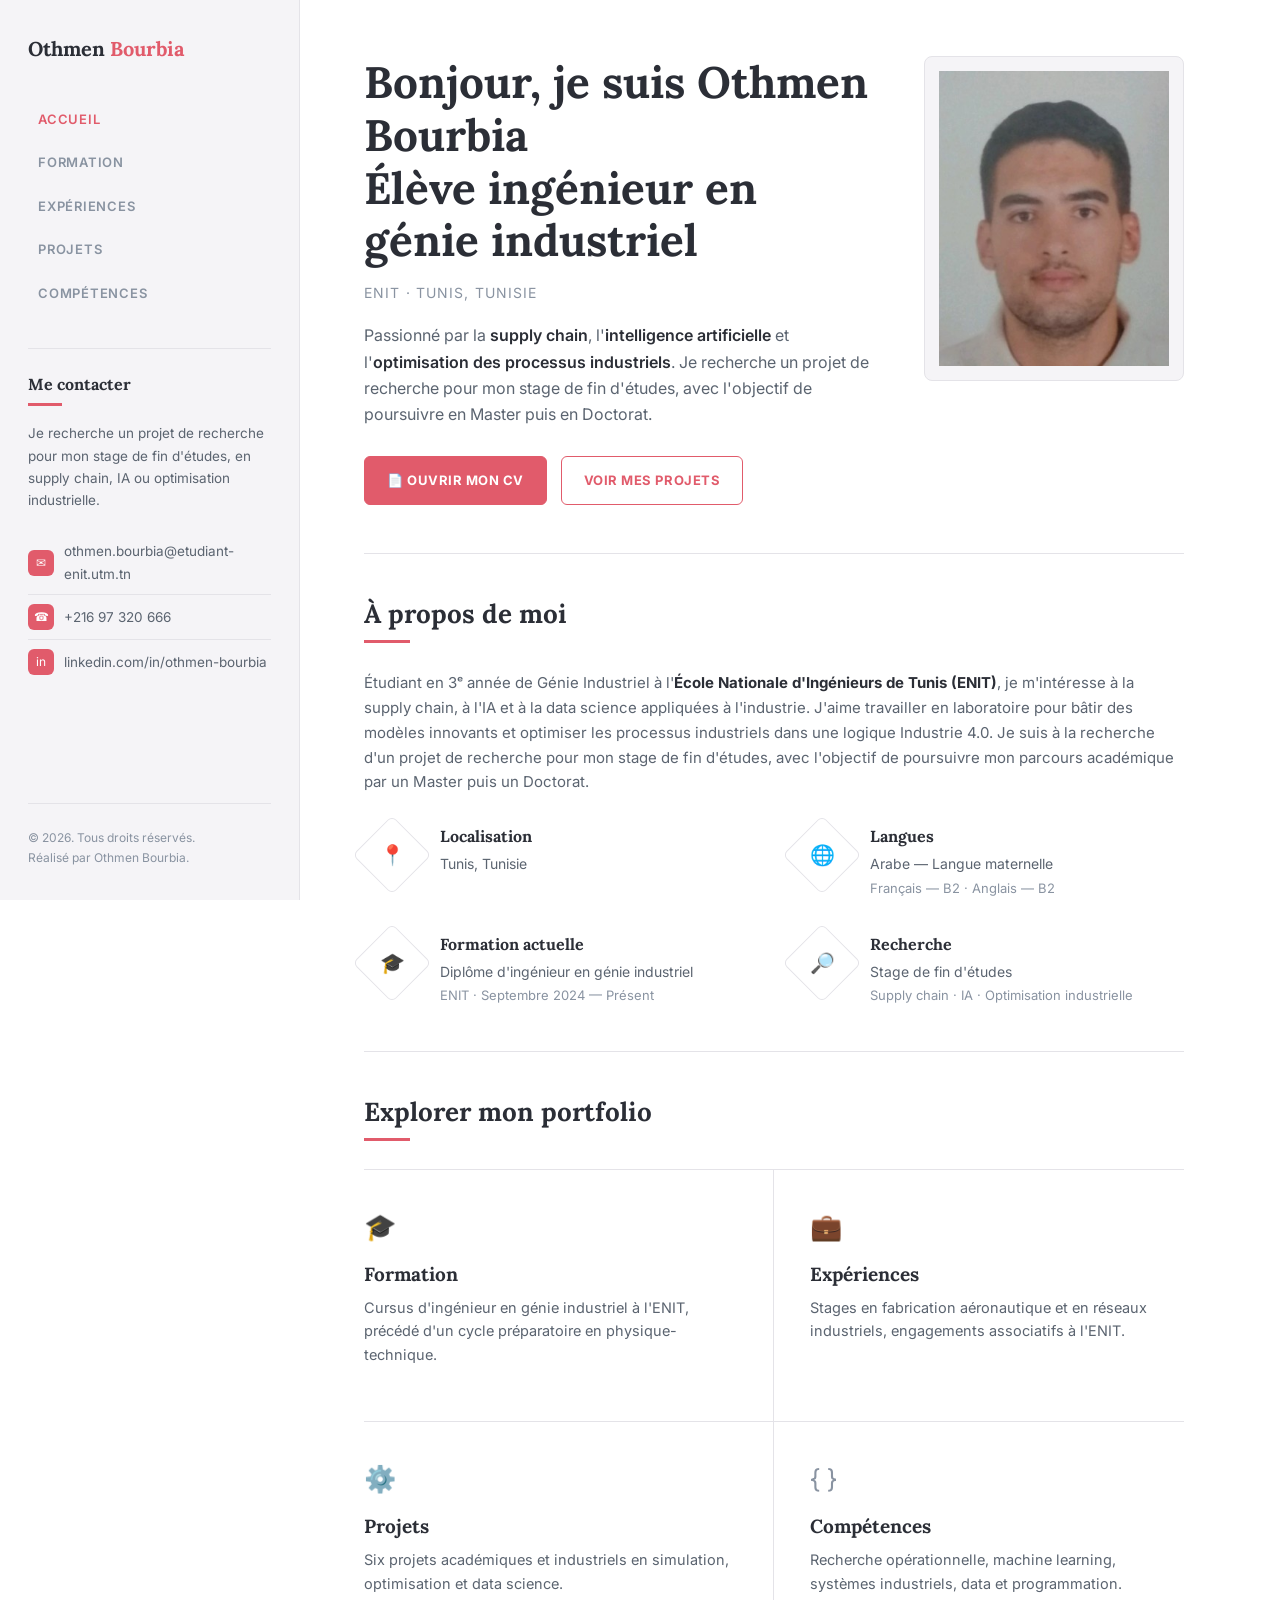
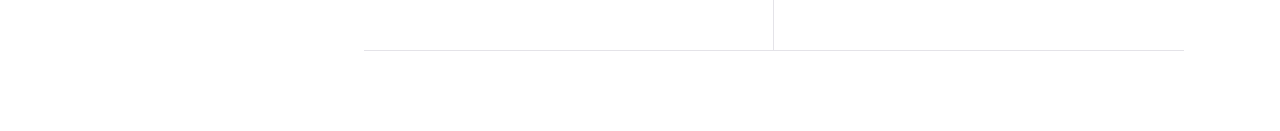
<file: index.html>
<!DOCTYPE html>
<html lang="fr">
<head>
<meta charset="UTF-8">
<meta name="viewport" content="width=device-width, initial-scale=1">
<title>Othmen Bourbia — Portfolio en génie industriel</title>
<meta name="description" content="Othmen Bourbia, élève ingénieur en génie industriel à l'ENIT — supply chain, IA appliquée à l'industrie et Industrie 4.0.">
<link rel="preconnect" href="https://fonts.googleapis.com">
<link href="https://fonts.googleapis.com/css2?family=Lora:wght@600;700&family=Inter:wght@400;500;600;700&display=swap" rel="stylesheet">
<link rel="stylesheet" href="style.css">
</head>
<body>
<div class="layout">

  <aside class="sidebar">
    <div class="logo">
      Othmen <span>Bourbia</span>
      <button class="nav-toggle" aria-label="Ouvrir le menu">☰</button>
    </div>
    <nav>
      <ul>
        <li><a href="index.html" class="active">Accueil</a></li>
        <li><a href="formation.html">Formation</a></li>
        <li><a href="experiences.html">Expériences</a></li>
        <li><a href="projets.html">Projets</a></li>
        <li><a href="competences.html">Compétences</a></li>
      </ul>
    </nav>
    <hr>
    <div class="contact-block">
      <h4>Me contacter</h4>
      <p class="desc">Je recherche un projet de recherche pour mon stage de fin d'études, en supply chain, IA ou optimisation industrielle.</p>
      <div class="contact-item">
        <span class="ic">✉</span>
        <a href="mailto:othmen.bourbia@etudiant-enit.utm.tn">othmen.bourbia@etudiant-enit.utm.tn</a>
      </div>
      <div class="contact-item">
        <span class="ic">☎</span>
        <a href="tel:+21697320666">+216 97 320 666</a>
      </div>
      <div class="contact-item">
        <span class="ic">in</span>
        <a href="https://www.linkedin.com/in/othmen-bourbia" target="_blank" rel="noopener">linkedin.com/in/othmen-bourbia</a>
      </div>
    </div>
    <div class="copyright">© 2026. Tous droits réservés.<br>Réalisé par Othmen Bourbia.</div>
  </aside>

  <main class="main">
    <div class="main-inner">

      <section class="hero">
        <div>
          <h1>Bonjour, je suis Othmen Bourbia<br>Élève ingénieur en génie industriel</h1>
          <p class="kicker" style="margin-top:6px;">ENIT · TUNIS, TUNISIE</p>
          <p class="lead">Passionné par la <b>supply chain</b>, l'<b>intelligence artificielle</b> et l'<b>optimisation des processus industriels</b>. Je recherche un projet de recherche pour mon stage de fin d'études, avec l'objectif de poursuivre en Master puis en Doctorat.</p>
          <div class="cta-row">
            <a class="btn btn-solid" href="assets/cv/othmen-bourbia-cv.pdf" target="_blank" rel="noopener">📄 Ouvrir mon CV</a>
            <a class="btn" href="projets.html">Voir mes projets</a>
          </div>
        </div>
        <div class="hero-photo">
          <img src="assets/images/photo.jpg" alt="Photo d'Othmen Bourbia" onerror="this.parentElement.innerHTML='Ajoutez votre photo ici&#10;(assets/images/photo.jpg)'">
        </div>
      </section>

      <hr class="rule">

      <section>
        <div class="section-title">
          <h2>À propos de moi</h2>
        </div>
        <p style="font-size:15px; margin-bottom:32px;">Étudiant en 3ᵉ année de Génie Industriel à l'<b style="color:var(--ink)">École Nationale d'Ingénieurs de Tunis (ENIT)</b>, je m'intéresse à la supply chain, à l'IA et à la data science appliquées à l'industrie. J'aime travailler en laboratoire pour bâtir des modèles innovants et optimiser les processus industriels dans une logique Industrie 4.0. Je suis à la recherche d'un projet de recherche pour mon stage de fin d'études, avec l'objectif de poursuivre mon parcours académique par un Master puis un Doctorat.</p>

        <div class="info-grid">
          <div class="info-item">
            <div class="diamond"><span class="diamond-ic">📍</span></div>
            <div>
              <h4>Localisation</h4>
              <p>Tunis, Tunisie</p>
            </div>
          </div>
          <div class="info-item">
            <div class="diamond"><span class="diamond-ic">🌐</span></div>
            <div>
              <h4>Langues</h4>
              <p>Arabe — Langue maternelle</p>
              <p class="sub">Français — B2 · Anglais — B2</p>
            </div>
          </div>
          <div class="info-item">
            <div class="diamond"><span class="diamond-ic">🎓</span></div>
            <div>
              <h4>Formation actuelle</h4>
              <p>Diplôme d'ingénieur en génie industriel</p>
              <p class="sub">ENIT · Septembre 2024 — Présent</p>
            </div>
          </div>
          <div class="info-item">
            <div class="diamond"><span class="diamond-ic">🔎</span></div>
            <div>
              <h4>Recherche</h4>
              <p>Stage de fin d'études</p>
              <p class="sub">Supply chain · IA · Optimisation industrielle</p>
            </div>
          </div>
        </div>
      </section>

      <hr class="rule">

      <section>
        <div class="section-title">
          <h2>Explorer mon portfolio</h2>
        </div>
        <div class="explore-grid">
          <a class="explore-item" href="formation.html">
            <span class="glyph">🎓</span>
            <h3>Formation</h3>
            <p>Cursus d'ingénieur en génie industriel à l'ENIT, précédé d'un cycle préparatoire en physique-technique.</p>
          </a>
          <a class="explore-item" href="experiences.html">
            <span class="glyph">💼</span>
            <h3>Expériences</h3>
            <p>Stages en fabrication aéronautique et en réseaux industriels, engagements associatifs à l'ENIT.</p>
          </a>
          <a class="explore-item" href="projets.html">
            <span class="glyph">⚙️</span>
            <h3>Projets</h3>
            <p>Six projets académiques et industriels en simulation, optimisation et data science.</p>
          </a>
          <a class="explore-item" href="competences.html">
            <span class="glyph">{ }</span>
            <h3>Compétences</h3>
            <p>Recherche opérationnelle, machine learning, systèmes industriels, data et programmation.</p>
          </a>
        </div>
      </section>

    </div>
  </main>

</div>
<script src="script.js"></script>
</body>
</html>
</file>
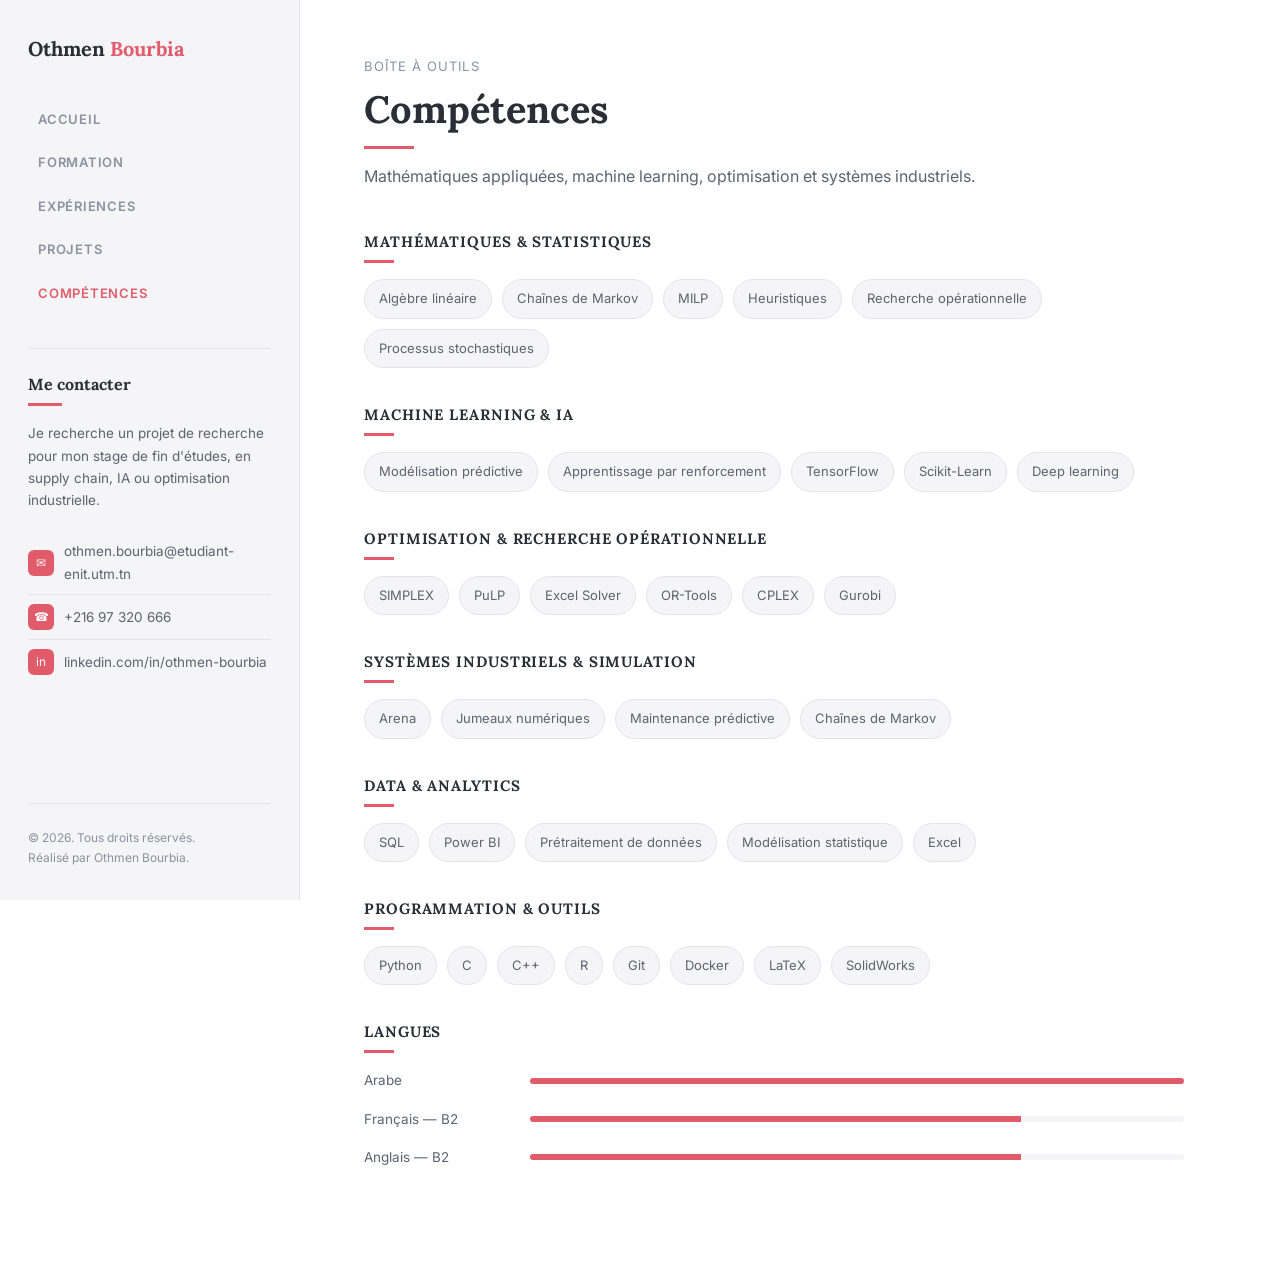
<file: competences.html>
<!DOCTYPE html>
<html lang="fr">
<head>
<meta charset="UTF-8">
<meta name="viewport" content="width=device-width, initial-scale=1">
<title>Compétences — Othmen Bourbia</title>
<link href="https://fonts.googleapis.com/css2?family=Lora:wght@600;700&family=Inter:wght@400;500;600;700&display=swap" rel="stylesheet">
<link rel="stylesheet" href="style.css">
</head>
<body>
<div class="layout">

  <aside class="sidebar">
    <div class="logo">
      Othmen <span>Bourbia</span>
      <button class="nav-toggle" aria-label="Ouvrir le menu">☰</button>
    </div>
    <nav>
      <ul>
        <li><a href="index.html">Accueil</a></li>
        <li><a href="formation.html">Formation</a></li>
        <li><a href="experiences.html">Expériences</a></li>
        <li><a href="projets.html">Projets</a></li>
        <li><a href="competences.html" class="active">Compétences</a></li>
      </ul>
    </nav>
    <hr>
    <div class="contact-block">
      <h4>Me contacter</h4>
      <p class="desc">Je recherche un projet de recherche pour mon stage de fin d'études, en supply chain, IA ou optimisation industrielle.</p>
      <div class="contact-item">
        <span class="ic">✉</span>
        <a href="mailto:othmen.bourbia@etudiant-enit.utm.tn">othmen.bourbia@etudiant-enit.utm.tn</a>
      </div>
      <div class="contact-item">
        <span class="ic">☎</span>
        <a href="tel:+21697320666">+216 97 320 666</a>
      </div>
      <div class="contact-item">
        <span class="ic">in</span>
        <a href="https://www.linkedin.com/in/othmen-bourbia" target="_blank" rel="noopener">linkedin.com/in/othmen-bourbia</a>
      </div>
    </div>
    <div class="copyright">© 2026. Tous droits réservés.<br>Réalisé par Othmen Bourbia.</div>
  </aside>

  <main class="main">
    <div class="main-inner">

      <div class="page-title">
        <p class="kicker">Boîte à outils</p>
        <h1>Compétences</h1>
        <p>Mathématiques appliquées, machine learning, optimisation et systèmes industriels.</p>
      </div>

      <div class="skill-block">
        <h4>Mathématiques &amp; statistiques</h4>
        <div class="pill-row">
          <span class="pill">Algèbre linéaire</span>
          <span class="pill">Chaînes de Markov</span>
          <span class="pill">MILP</span>
          <span class="pill">Heuristiques</span>
          <span class="pill">Recherche opérationnelle</span>
          <span class="pill">Processus stochastiques</span>
        </div>
      </div>

      <div class="skill-block">
        <h4>Machine learning &amp; IA</h4>
        <div class="pill-row">
          <span class="pill">Modélisation prédictive</span>
          <span class="pill">Apprentissage par renforcement</span>
          <span class="pill">TensorFlow</span>
          <span class="pill">Scikit-Learn</span>
          <span class="pill">Deep learning</span>
        </div>
      </div>

      <div class="skill-block">
        <h4>Optimisation &amp; recherche opérationnelle</h4>
        <div class="pill-row">
          <span class="pill">SIMPLEX</span>
          <span class="pill">PuLP</span>
          <span class="pill">Excel Solver</span>
          <span class="pill">OR-Tools</span>
          <span class="pill">CPLEX</span>
          <span class="pill">Gurobi</span>
        </div>
      </div>

      <div class="skill-block">
        <h4>Systèmes industriels &amp; simulation</h4>
        <div class="pill-row">
          <span class="pill">Arena</span>
          <span class="pill">Jumeaux numériques</span>
          <span class="pill">Maintenance prédictive</span>
          <span class="pill">Chaînes de Markov</span>
        </div>
      </div>

      <div class="skill-block">
        <h4>Data &amp; analytics</h4>
        <div class="pill-row">
          <span class="pill">SQL</span>
          <span class="pill">Power BI</span>
          <span class="pill">Prétraitement de données</span>
          <span class="pill">Modélisation statistique</span>
          <span class="pill">Excel</span>
        </div>
      </div>

      <div class="skill-block">
        <h4>Programmation &amp; outils</h4>
        <div class="pill-row">
          <span class="pill">Python</span>
          <span class="pill">C</span>
          <span class="pill">C++</span>
          <span class="pill">R</span>
          <span class="pill">Git</span>
          <span class="pill">Docker</span>
          <span class="pill">LaTeX</span>
          <span class="pill">SolidWorks</span>
        </div>
      </div>

      <div class="skill-block">
        <h4>Langues</h4>
        <div class="skill-meter">
          <div class="meter-row">
            <span class="label">Arabe</span>
            <div class="meter-track"><div class="meter-fill" style="width:100%"></div></div>
          </div>
          <div class="meter-row">
            <span class="label">Français — B2</span>
            <div class="meter-track"><div class="meter-fill" style="width:75%"></div></div>
          </div>
          <div class="meter-row">
            <span class="label">Anglais — B2</span>
            <div class="meter-track"><div class="meter-fill" style="width:75%"></div></div>
          </div>
        </div>
      </div>

    </div>
  </main>

</div>
<script src="script.js"></script>
</body>
</html>
</file>
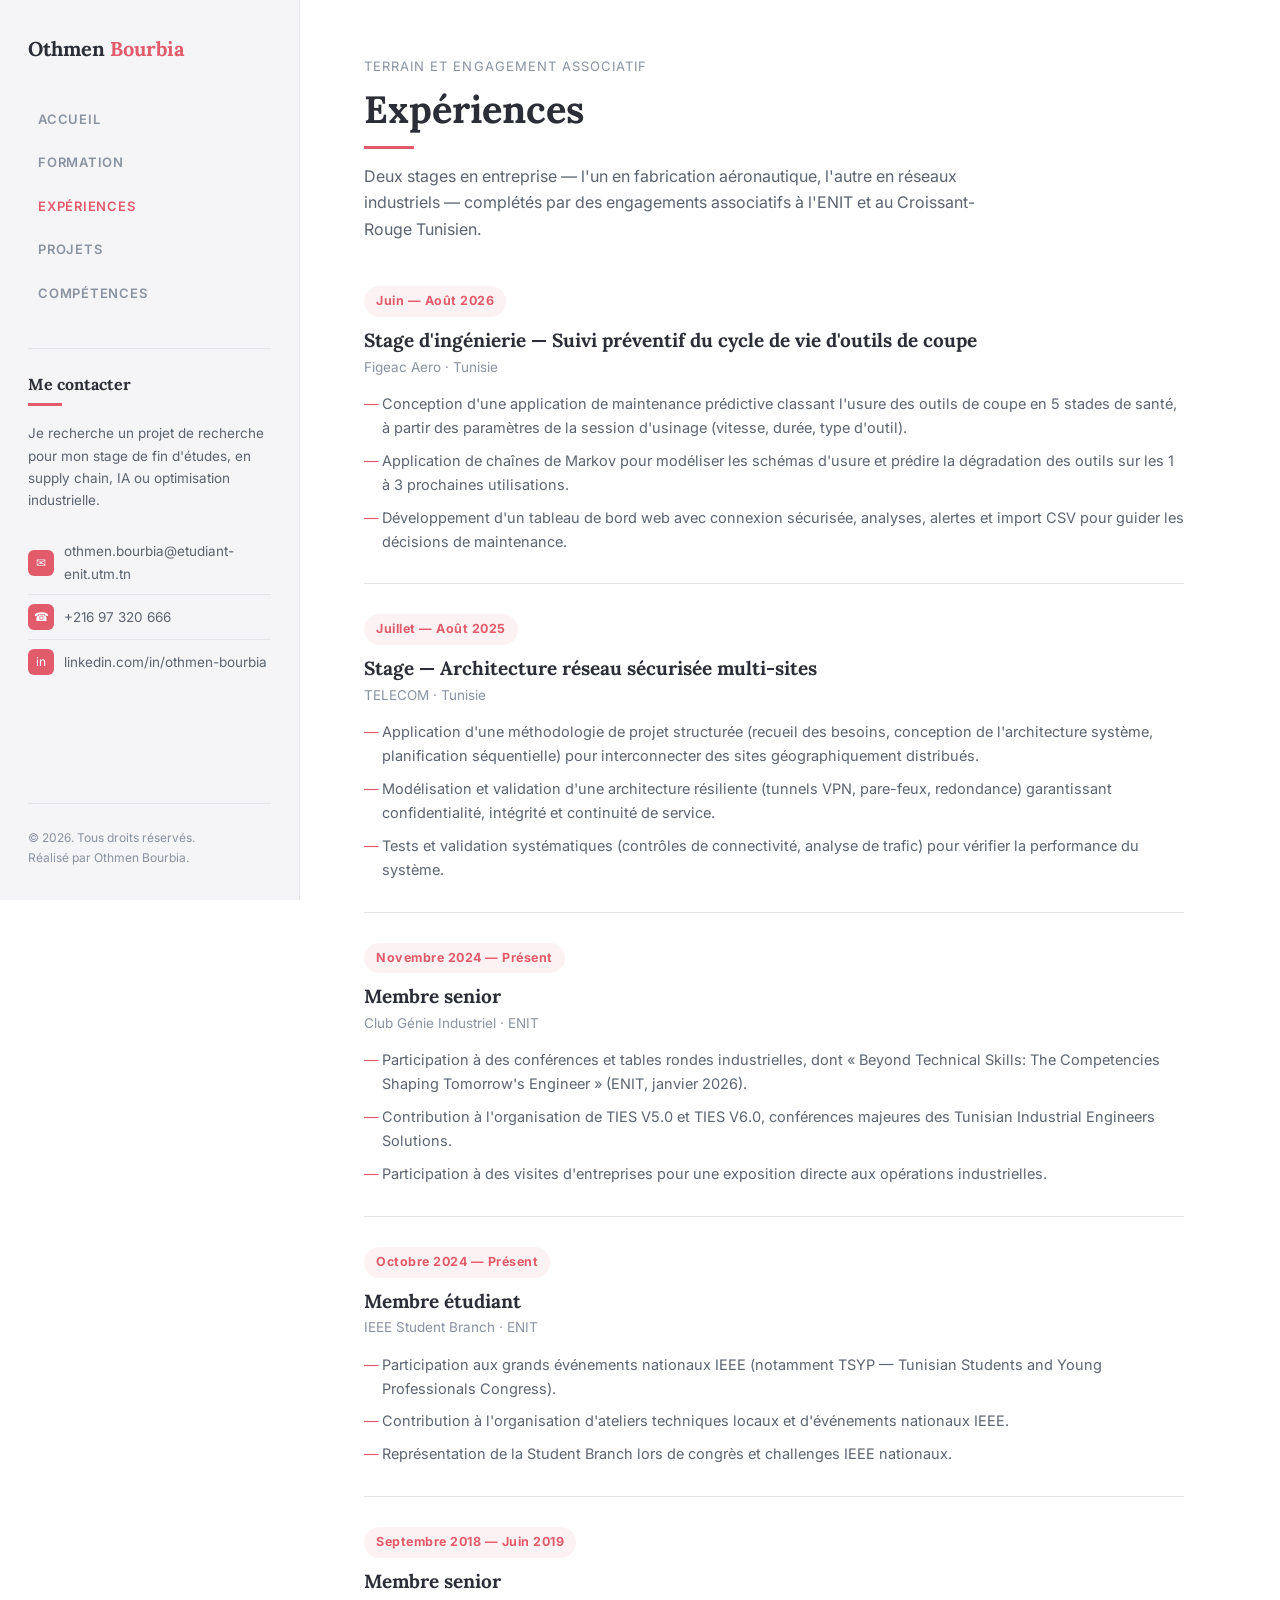
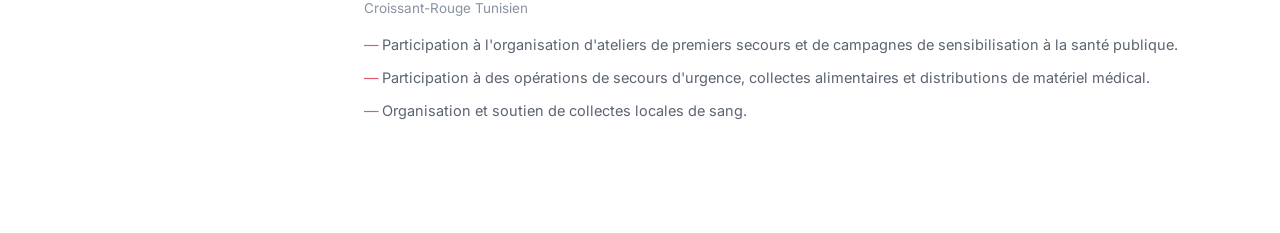
<file: experiences.html>
<!DOCTYPE html>
<html lang="fr">
<head>
<meta charset="UTF-8">
<meta name="viewport" content="width=device-width, initial-scale=1">
<title>Expériences — Othmen Bourbia</title>
<link href="https://fonts.googleapis.com/css2?family=Lora:wght@600;700&family=Inter:wght@400;500;600;700&display=swap" rel="stylesheet">
<link rel="stylesheet" href="style.css">
</head>
<body>
<div class="layout">

  <aside class="sidebar">
    <div class="logo">
      Othmen <span>Bourbia</span>
      <button class="nav-toggle" aria-label="Ouvrir le menu">☰</button>
    </div>
    <nav>
      <ul>
        <li><a href="index.html">Accueil</a></li>
        <li><a href="formation.html">Formation</a></li>
        <li><a href="experiences.html" class="active">Expériences</a></li>
        <li><a href="projets.html">Projets</a></li>
        <li><a href="competences.html">Compétences</a></li>
      </ul>
    </nav>
    <hr>
    <div class="contact-block">
      <h4>Me contacter</h4>
      <p class="desc">Je recherche un projet de recherche pour mon stage de fin d'études, en supply chain, IA ou optimisation industrielle.</p>
      <div class="contact-item">
        <span class="ic">✉</span>
        <a href="mailto:othmen.bourbia@etudiant-enit.utm.tn">othmen.bourbia@etudiant-enit.utm.tn</a>
      </div>
      <div class="contact-item">
        <span class="ic">☎</span>
        <a href="tel:+21697320666">+216 97 320 666</a>
      </div>
      <div class="contact-item">
        <span class="ic">in</span>
        <a href="https://www.linkedin.com/in/othmen-bourbia" target="_blank" rel="noopener">linkedin.com/in/othmen-bourbia</a>
      </div>
    </div>
    <div class="copyright">© 2026. Tous droits réservés.<br>Réalisé par Othmen Bourbia.</div>
  </aside>

  <main class="main">
    <div class="main-inner">

      <div class="page-title">
        <p class="kicker">Terrain et engagement associatif</p>
        <h1>Expériences</h1>
        <p>Deux stages en entreprise — l'un en fabrication aéronautique, l'autre en réseaux industriels — complétés par des engagements associatifs à l'ENIT et au Croissant-Rouge Tunisien.</p>
      </div>

      <div class="timeline">

        <div class="tl-item">
          <span class="tl-date">Juin — Août 2026</span>
          <h3>Stage d'ingénierie — Suivi préventif du cycle de vie d'outils de coupe</h3>
          <span class="tl-org">Figeac Aero · Tunisie</span>
          <ul>
            <li>Conception d'une application de maintenance prédictive classant l'usure des outils de coupe en 5 stades de santé, à partir des paramètres de la session d'usinage (vitesse, durée, type d'outil).</li>
            <li>Application de chaînes de Markov pour modéliser les schémas d'usure et prédire la dégradation des outils sur les 1 à 3 prochaines utilisations.</li>
            <li>Développement d'un tableau de bord web avec connexion sécurisée, analyses, alertes et import CSV pour guider les décisions de maintenance.</li>
          </ul>
        </div>

        <div class="tl-item">
          <span class="tl-date">Juillet — Août 2025</span>
          <h3>Stage — Architecture réseau sécurisée multi-sites</h3>
          <span class="tl-org">TELECOM · Tunisie</span>
          <ul>
            <li>Application d'une méthodologie de projet structurée (recueil des besoins, conception de l'architecture système, planification séquentielle) pour interconnecter des sites géographiquement distribués.</li>
            <li>Modélisation et validation d'une architecture résiliente (tunnels VPN, pare-feux, redondance) garantissant confidentialité, intégrité et continuité de service.</li>
            <li>Tests et validation systématiques (contrôles de connectivité, analyse de trafic) pour vérifier la performance du système.</li>
          </ul>
        </div>

        <div class="tl-item">
          <span class="tl-date">Novembre 2024 — Présent</span>
          <h3>Membre senior</h3>
          <span class="tl-org">Club Génie Industriel · ENIT</span>
          <ul>
            <li>Participation à des conférences et tables rondes industrielles, dont « Beyond Technical Skills: The Competencies Shaping Tomorrow's Engineer » (ENIT, janvier 2026).</li>
            <li>Contribution à l'organisation de TIES V5.0 et TIES V6.0, conférences majeures des Tunisian Industrial Engineers Solutions.</li>
            <li>Participation à des visites d'entreprises pour une exposition directe aux opérations industrielles.</li>
          </ul>
        </div>

        <div class="tl-item">
          <span class="tl-date">Octobre 2024 — Présent</span>
          <h3>Membre étudiant</h3>
          <span class="tl-org">IEEE Student Branch · ENIT</span>
          <ul>
            <li>Participation aux grands événements nationaux IEEE (notamment TSYP — Tunisian Students and Young Professionals Congress).</li>
            <li>Contribution à l'organisation d'ateliers techniques locaux et d'événements nationaux IEEE.</li>
            <li>Représentation de la Student Branch lors de congrès et challenges IEEE nationaux.</li>
          </ul>
        </div>

        <div class="tl-item">
          <span class="tl-date">Septembre 2018 — Juin 2019</span>
          <h3>Membre senior</h3>
          <span class="tl-org">Croissant-Rouge Tunisien</span>
          <ul>
            <li>Participation à l'organisation d'ateliers de premiers secours et de campagnes de sensibilisation à la santé publique.</li>
            <li>Participation à des opérations de secours d'urgence, collectes alimentaires et distributions de matériel médical.</li>
            <li>Organisation et soutien de collectes locales de sang.</li>
          </ul>
        </div>

      </div>

    </div>
  </main>

</div>
<script src="script.js"></script>
</body>
</html>
</file>
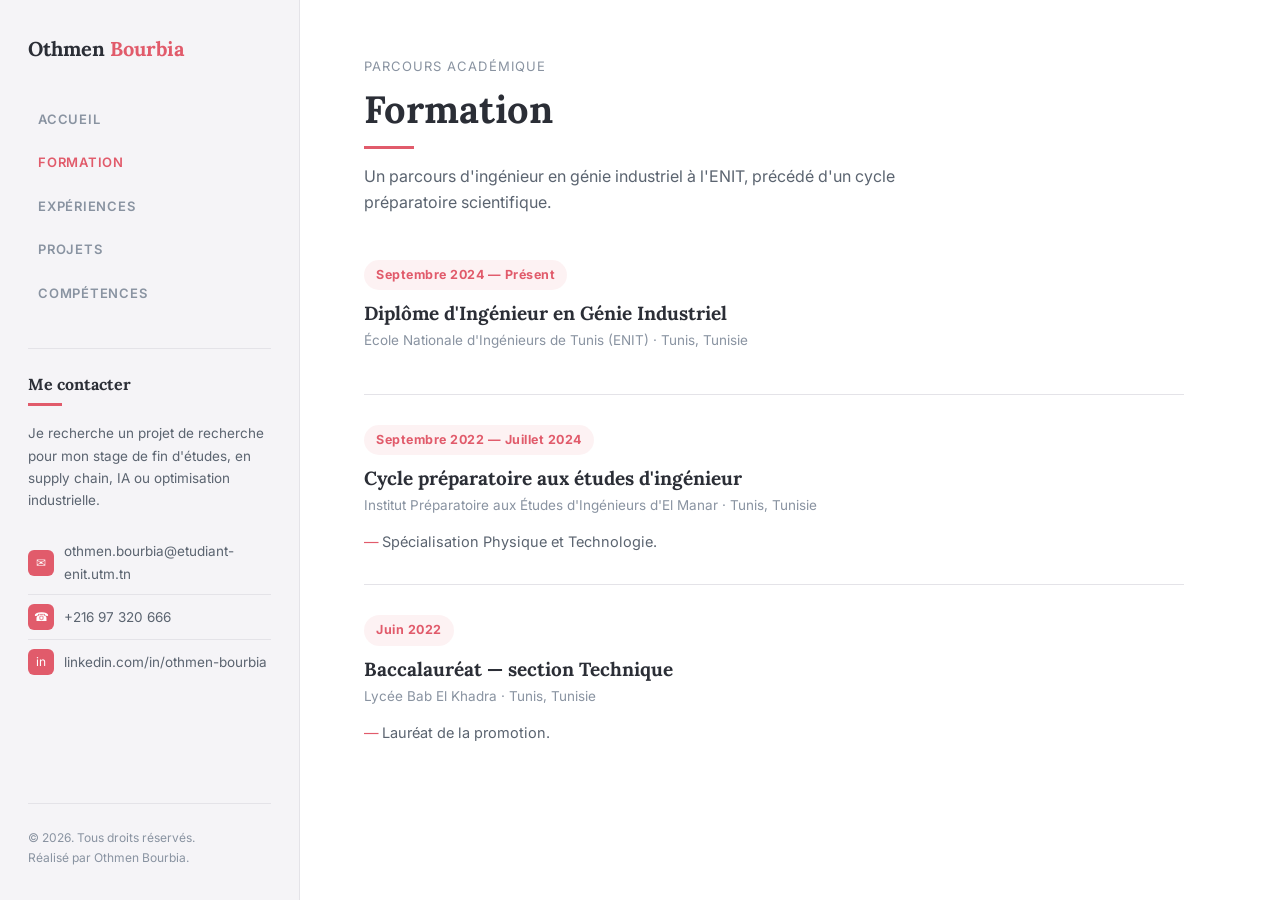
<file: formation.html>
<!DOCTYPE html>
<html lang="fr">
<head>
<meta charset="UTF-8">
<meta name="viewport" content="width=device-width, initial-scale=1">
<title>Formation — Othmen Bourbia</title>
<link href="https://fonts.googleapis.com/css2?family=Lora:wght@600;700&family=Inter:wght@400;500;600;700&display=swap" rel="stylesheet">
<link rel="stylesheet" href="style.css">
</head>
<body>
<div class="layout">

  <aside class="sidebar">
    <div class="logo">
      Othmen <span>Bourbia</span>
      <button class="nav-toggle" aria-label="Ouvrir le menu">☰</button>
    </div>
    <nav>
      <ul>
        <li><a href="index.html">Accueil</a></li>
        <li><a href="formation.html" class="active">Formation</a></li>
        <li><a href="experiences.html">Expériences</a></li>
        <li><a href="projets.html">Projets</a></li>
        <li><a href="competences.html">Compétences</a></li>
      </ul>
    </nav>
    <hr>
    <div class="contact-block">
      <h4>Me contacter</h4>
      <p class="desc">Je recherche un projet de recherche pour mon stage de fin d'études, en supply chain, IA ou optimisation industrielle.</p>
      <div class="contact-item">
        <span class="ic">✉</span>
        <a href="mailto:othmen.bourbia@etudiant-enit.utm.tn">othmen.bourbia@etudiant-enit.utm.tn</a>
      </div>
      <div class="contact-item">
        <span class="ic">☎</span>
        <a href="tel:+21697320666">+216 97 320 666</a>
      </div>
      <div class="contact-item">
        <span class="ic">in</span>
        <a href="https://www.linkedin.com/in/othmen-bourbia" target="_blank" rel="noopener">linkedin.com/in/othmen-bourbia</a>
      </div>
    </div>
    <div class="copyright">© 2026. Tous droits réservés.<br>Réalisé par Othmen Bourbia.</div>
  </aside>

  <main class="main">
    <div class="main-inner">

      <div class="page-title">
        <p class="kicker">Parcours académique</p>
        <h1>Formation</h1>
        <p>Un parcours d'ingénieur en génie industriel à l'ENIT, précédé d'un cycle préparatoire scientifique.</p>
      </div>

      <div class="timeline">

        <div class="tl-item">
          <span class="tl-date">Septembre 2024 — Présent</span>
          <h3>Diplôme d'Ingénieur en Génie Industriel</h3>
          <span class="tl-org">École Nationale d'Ingénieurs de Tunis (ENIT) · Tunis, Tunisie</span>
        </div>

        <div class="tl-item">
          <span class="tl-date">Septembre 2022 — Juillet 2024</span>
          <h3>Cycle préparatoire aux études d'ingénieur</h3>
          <span class="tl-org">Institut Préparatoire aux Études d'Ingénieurs d'El Manar · Tunis, Tunisie</span>
          <ul>
            <li>Spécialisation Physique et Technologie.</li>
          </ul>
        </div>

        <div class="tl-item">
          <span class="tl-date">Juin 2022</span>
          <h3>Baccalauréat — section Technique</h3>
          <span class="tl-org">Lycée Bab El Khadra · Tunis, Tunisie</span>
          <ul>
            <li>Lauréat de la promotion.</li>
          </ul>
        </div>

      </div>

    </div>
  </main>

</div>
<script src="script.js"></script>
</body>
</html>
</file>
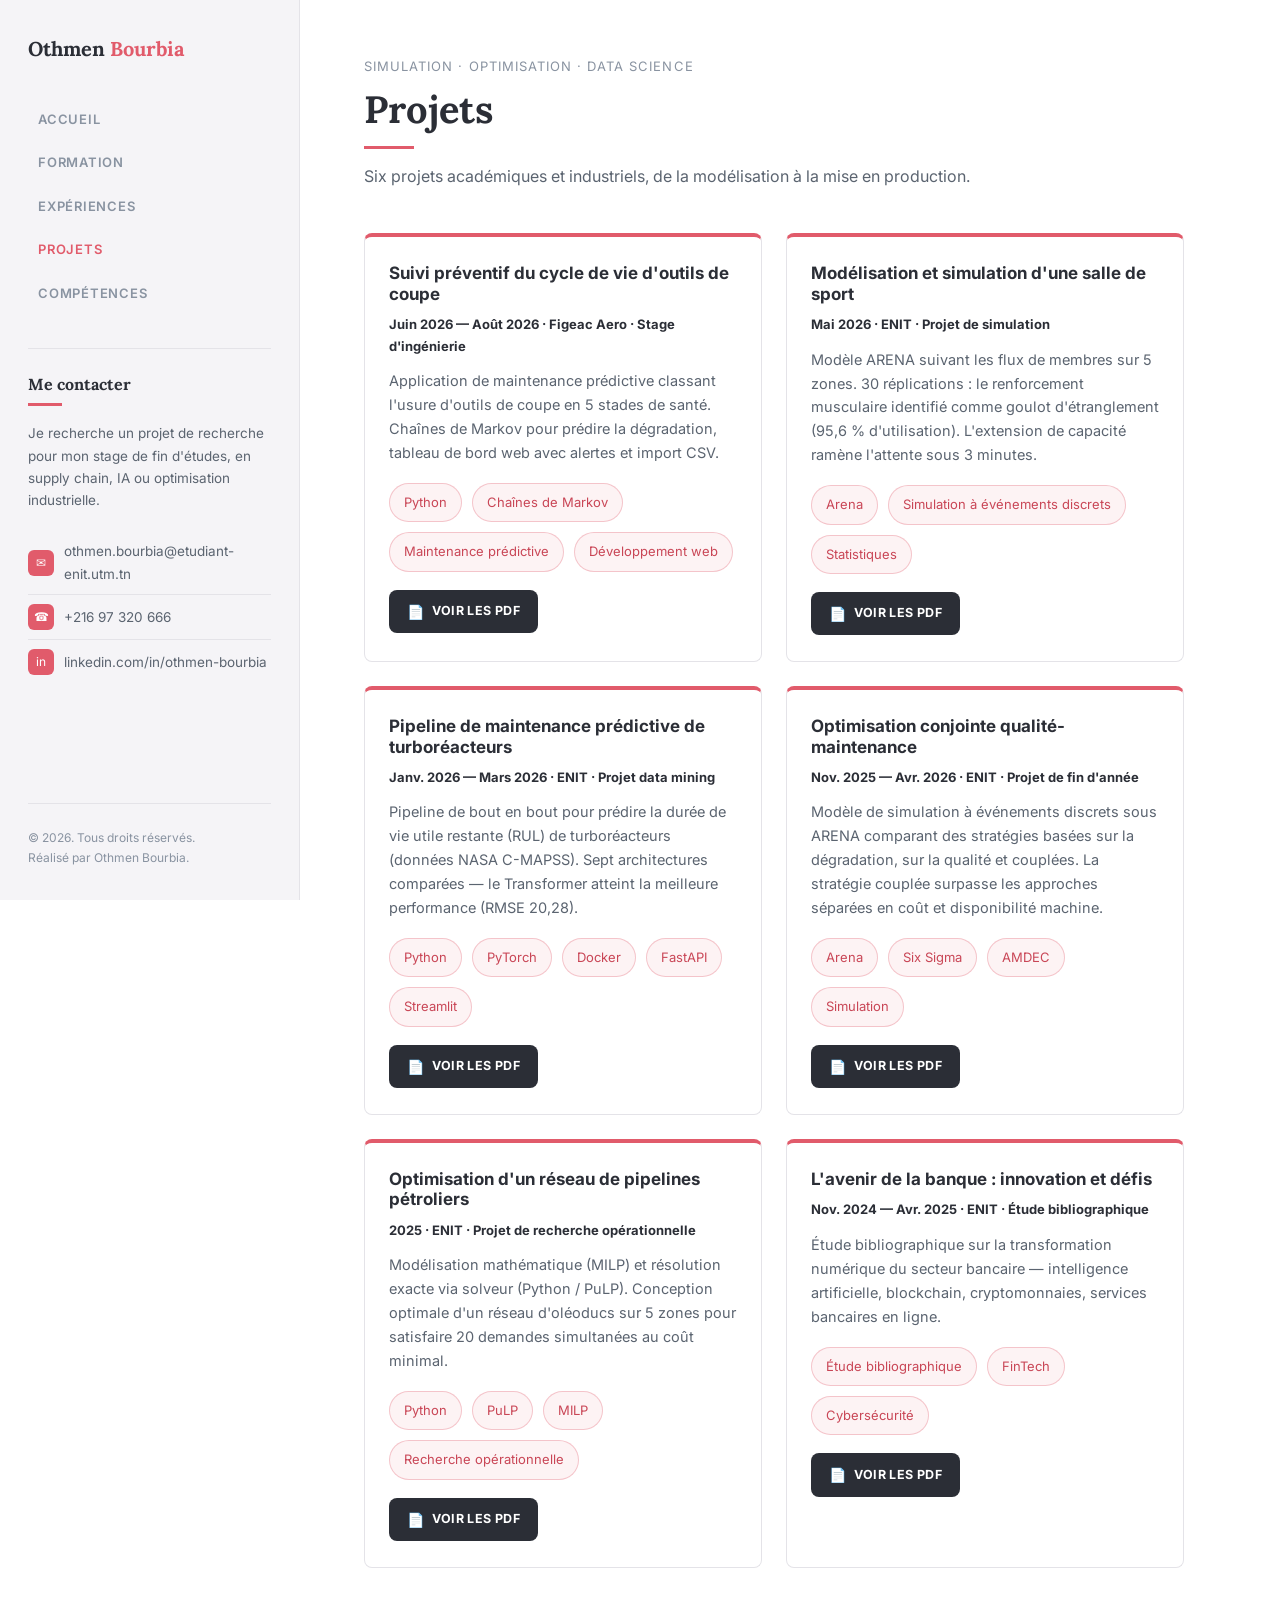
<file: projets.html>
<!DOCTYPE html>
<html lang="fr">
<head>
<meta charset="UTF-8">
<meta name="viewport" content="width=device-width, initial-scale=1">
<title>Projets — Othmen Bourbia</title>
<link href="https://fonts.googleapis.com/css2?family=Lora:wght@600;700&family=Inter:wght@400;500;600;700&display=swap" rel="stylesheet">
<link rel="stylesheet" href="style.css">
</head>
<body>
<div class="layout">

  <aside class="sidebar">
    <div class="logo">
      Othmen <span>Bourbia</span>
      <button class="nav-toggle" aria-label="Ouvrir le menu">☰</button>
    </div>
    <nav>
      <ul>
        <li><a href="index.html">Accueil</a></li>
        <li><a href="formation.html">Formation</a></li>
        <li><a href="experiences.html">Expériences</a></li>
        <li><a href="projets.html" class="active">Projets</a></li>
        <li><a href="competences.html">Compétences</a></li>
      </ul>
    </nav>
    <hr>
    <div class="contact-block">
      <h4>Me contacter</h4>
      <p class="desc">Je recherche un projet de recherche pour mon stage de fin d'études, en supply chain, IA ou optimisation industrielle.</p>
      <div class="contact-item">
        <span class="ic">✉</span>
        <a href="mailto:othmen.bourbia@etudiant-enit.utm.tn">othmen.bourbia@etudiant-enit.utm.tn</a>
      </div>
      <div class="contact-item">
        <span class="ic">☎</span>
        <a href="tel:+21697320666">+216 97 320 666</a>
      </div>
      <div class="contact-item">
        <span class="ic">in</span>
        <a href="https://www.linkedin.com/in/othmen-bourbia" target="_blank" rel="noopener">linkedin.com/in/othmen-bourbia</a>
      </div>
    </div>
    <div class="copyright">© 2026. Tous droits réservés.<br>Réalisé par Othmen Bourbia.</div>
  </aside>

  <main class="main">
    <div class="main-inner">

      <div class="page-title">
        <p class="kicker">Simulation · optimisation · data science</p>
        <h1>Projets</h1>
        <p>Six projets académiques et industriels, de la modélisation à la mise en production.</p>
      </div>

      <div class="grid-2">

        <div class="card">
          <h3>Suivi préventif du cycle de vie d'outils de coupe</h3>
          <p class="meta">Juin 2026 — Août 2026 · Figeac Aero · Stage d'ingénierie</p>
          <p>Application de maintenance prédictive classant l'usure d'outils de coupe en 5 stades de santé. Chaînes de Markov pour prédire la dégradation, tableau de bord web avec alertes et import CSV.</p>
          <div class="pill-row">
            <span class="pill pill-accent">Python</span>
            <span class="pill pill-accent">Chaînes de Markov</span>
            <span class="pill pill-accent">Maintenance prédictive</span>
            <span class="pill pill-accent">Développement web</span>
          </div>
          <a class="btn-pdf" href="assets/pdf/projet-1-cycle-vie-outils.pdf" target="_blank" rel="noopener"><span class="ic">📄</span> Voir les PDF</a>
        </div>

        <div class="card">
          <h3>Modélisation et simulation d'une salle de sport</h3>
          <p class="meta">Mai 2026 · ENIT · Projet de simulation</p>
          <p>Modèle ARENA suivant les flux de membres sur 5 zones. 30 réplications : le renforcement musculaire identifié comme goulot d'étranglement (95,6 % d'utilisation). L'extension de capacité ramène l'attente sous 3 minutes.</p>
          <div class="pill-row">
            <span class="pill pill-accent">Arena</span>
            <span class="pill pill-accent">Simulation à événements discrets</span>
            <span class="pill pill-accent">Statistiques</span>
          </div>
          <a class="btn-pdf" href="assets/pdf/projet-2-simulation-salle-sport.pdf" target="_blank" rel="noopener"><span class="ic">📄</span> Voir les PDF</a>
        </div>

        <div class="card">
          <h3>Pipeline de maintenance prédictive de turboréacteurs</h3>
          <p class="meta">Janv. 2026 — Mars 2026 · ENIT · Projet data mining</p>
          <p>Pipeline de bout en bout pour prédire la durée de vie utile restante (RUL) de turboréacteurs (données NASA C-MAPSS). Sept architectures comparées — le Transformer atteint la meilleure performance (RMSE 20,28).</p>
          <div class="pill-row">
            <span class="pill pill-accent">Python</span>
            <span class="pill pill-accent">PyTorch</span>
            <span class="pill pill-accent">Docker</span>
            <span class="pill pill-accent">FastAPI</span>
            <span class="pill pill-accent">Streamlit</span>
          </div>
          <a class="btn-pdf" href="assets/pdf/projet-3-mlops-turboreacteurs.pdf" target="_blank" rel="noopener"><span class="ic">📄</span> Voir les PDF</a>
        </div>

        <div class="card">
          <h3>Optimisation conjointe qualité-maintenance</h3>
          <p class="meta">Nov. 2025 — Avr. 2026 · ENIT · Projet de fin d'année</p>
          <p>Modèle de simulation à événements discrets sous ARENA comparant des stratégies basées sur la dégradation, sur la qualité et couplées. La stratégie couplée surpasse les approches séparées en coût et disponibilité machine.</p>
          <div class="pill-row">
            <span class="pill pill-accent">Arena</span>
            <span class="pill pill-accent">Six Sigma</span>
            <span class="pill pill-accent">AMDEC</span>
            <span class="pill pill-accent">Simulation</span>
          </div>
          <a class="btn-pdf" href="assets/pdf/projet-4-qualite-maintenance.pdf" target="_blank" rel="noopener"><span class="ic">📄</span> Voir les PDF</a>
        </div>

        <div class="card">
          <h3>Optimisation d'un réseau de pipelines pétroliers</h3>
          <p class="meta">2025 · ENIT · Projet de recherche opérationnelle</p>
          <p>Modélisation mathématique (MILP) et résolution exacte via solveur (Python / PuLP). Conception optimale d'un réseau d'oléoducs sur 5 zones pour satisfaire 20 demandes simultanées au coût minimal.</p>
          <div class="pill-row">
            <span class="pill pill-accent">Python</span>
            <span class="pill pill-accent">PuLP</span>
            <span class="pill pill-accent">MILP</span>
            <span class="pill pill-accent">Recherche opérationnelle</span>
          </div>
          <a class="btn-pdf" href="assets/pdf/projet-5-pipelines-petroliers.pdf" target="_blank" rel="noopener"><span class="ic">📄</span> Voir les PDF</a>
        </div>

        <div class="card">
          <h3>L'avenir de la banque : innovation et défis</h3>
          <p class="meta">Nov. 2024 — Avr. 2025 · ENIT · Étude bibliographique</p>
          <p>Étude bibliographique sur la transformation numérique du secteur bancaire — intelligence artificielle, blockchain, cryptomonnaies, services bancaires en ligne.</p>
          <div class="pill-row">
            <span class="pill pill-accent">Étude bibliographique</span>
            <span class="pill pill-accent">FinTech</span>
            <span class="pill pill-accent">Cybersécurité</span>
          </div>
          <a class="btn-pdf" href="assets/pdf/projet-6-avenir-banque.pdf" target="_blank" rel="noopener"><span class="ic">📄</span> Voir les PDF</a>
        </div>

      </div>

    </div>
  </main>

</div>
<script src="script.js"></script>
</body>
</html>
</file>
<file: style.css>
/* ============================================================
   Othmen Bourbia — Portfolio
   Thème clair, sidebar fixe, accent rouge — repris de la
   direction visuelle du portfolio de référence.
   ============================================================ */

:root{
  --bg:           #FFFFFF;
  --bg-sidebar:   #F5F4F7;
  --ink:          #2B2E36;
  --body:         #5B6470;
  --muted:        #8993A1;
  --accent:       #E15B6B;
  --accent-dark:  #C94656;
  --line:         #E4E3E8;
  --sidebar-w:    300px;

  --font-heading: "Lora", Georgia, serif;
  --font-body:    "Inter", -apple-system, "Segoe UI", sans-serif;
}

*{ box-sizing:border-box; }
html{ scroll-behavior:smooth; }

body{
  margin:0;
  background:var(--bg);
  color:var(--body);
  font-family:var(--font-body);
  font-size:16px;
  line-height:1.65;
  -webkit-font-smoothing:antialiased;
}

a{ color:inherit; text-decoration:none; }
img{ max-width:100%; display:block; }
ul{ margin:0; padding:0; list-style:none; }
h1,h2,h3,h4{ font-family:var(--font-heading); font-weight:700; color:var(--ink); margin:0; line-height:1.2; }
p{ margin:0; }

::selection{ background:var(--accent); color:#fff; }
:focus-visible{ outline:2px solid var(--accent); outline-offset:3px; }

/* ---------- Layout : sidebar + contenu ---------- */
.layout{
  display:flex;
  min-height:100vh;
}

.sidebar{
  width:var(--sidebar-w);
  flex:0 0 var(--sidebar-w);
  background:var(--bg-sidebar);
  border-right:1px solid var(--line);
  padding:32px 28px;
  position:sticky;
  top:0;
  height:100vh;
  overflow-y:auto;
  display:flex;
  flex-direction:column;
}

.sidebar .logo{
  font-family:var(--font-heading);
  font-size:20px;
  font-weight:700;
  color:var(--ink);
  margin-bottom:34px;
}
.sidebar .logo span{ color:var(--accent); }

.sidebar nav ul{ display:flex; flex-direction:column; gap:2px; margin-bottom:26px; }
.sidebar nav a{
  display:flex; align-items:center; gap:10px;
  font-size:13px;
  font-weight:600;
  letter-spacing:.06em;
  text-transform:uppercase;
  color:var(--muted);
  padding:10px 10px;
  border-radius:6px;
  transition:color .15s ease, background .15s ease;
}
.sidebar nav a:hover{ color:var(--ink); background:#fff; }
.sidebar nav a.active{ color:var(--accent); }

.sidebar hr{
  border:none; border-top:1px solid var(--line);
  margin:8px 0 26px;
  width:100%;
}

.sidebar .contact-block h4{
  font-size:16px;
  margin-bottom:6px;
  position:relative;
  padding-bottom:12px;
}
.sidebar .contact-block h4::after{
  content:"";
  position:absolute; left:0; bottom:0;
  width:34px; height:3px;
  background:var(--accent);
}
.sidebar .contact-block p.desc{
  font-size:13.5px;
  color:var(--body);
  margin:16px 0 20px;
}
.sidebar .contact-item{
  display:flex; align-items:center; gap:10px;
  font-size:13.5px;
  color:var(--body);
  padding:9px 0;
  border-top:1px solid var(--line);
}
.sidebar .contact-item:first-of-type{ border-top:none; }
.sidebar .contact-item .ic{
  width:26px; height:26px; flex:0 0 26px;
  border-radius:6px;
  background:var(--accent);
  color:#fff;
  display:flex; align-items:center; justify-content:center;
  font-size:12px;
}
.sidebar .contact-item a:hover{ color:var(--accent); }

.sidebar .copyright{
  margin-top:auto;
  padding-top:24px;
  font-size:12px;
  color:var(--muted);
  border-top:1px solid var(--line);
}

.nav-toggle{ display:none; }

@media (max-width:900px){
  .layout{ flex-direction:column; }
  .sidebar{
    width:100%; flex:none; position:relative; height:auto;
    padding:20px 24px;
  }
  .sidebar .logo{ display:flex; align-items:center; justify-content:space-between; margin-bottom:0; }
  .nav-toggle{
    display:block;
    background:none; border:1px solid var(--line); color:var(--ink);
    width:36px; height:36px; border-radius:6px; cursor:pointer;
  }
  .sidebar nav, .sidebar hr, .sidebar .contact-block, .sidebar .copyright{ display:none; }
  .sidebar.open nav, .sidebar.open hr, .sidebar.open .contact-block, .sidebar.open .copyright{ display:block; margin-top:20px; }
}

.main{
  flex:1;
  min-width:0;
  padding:56px 64px 80px;
}
@media (max-width:700px){
  .main{ padding:36px 22px 60px; }
}
.main-inner{ max-width:820px; }

/* ---------- Hero (index) ---------- */
.hero{ display:grid; grid-template-columns:1fr 260px; gap:44px; align-items:start; margin-bottom:48px; }
@media (max-width:820px){ .hero{ grid-template-columns:1fr; } }
.hero h1{ font-size:clamp(30px,4vw,44px); margin-bottom:14px; }
.hero .kicker{ color:var(--muted); font-size:14px; letter-spacing:.08em; text-transform:uppercase; margin-bottom:10px; }
.hero .lead{ font-size:16px; color:var(--body); max-width:60ch; margin-top:18px; }
.hero .lead b{ color:var(--ink); font-weight:600; }
.hero-photo{
  border-radius:8px;
  overflow:hidden;
  border:1px solid var(--line);
  aspect-ratio:4/5;
  background:var(--bg-sidebar);
  display:flex; align-items:center; justify-content:center;
  color:var(--muted);
  font-size:12px;
  text-align:center;
  padding:14px;
}
.hero-photo img{ width:100%; height:100%; object-fit:cover; }

.cta-row{ display:flex; flex-wrap:wrap; gap:14px; margin-top:28px; }
.btn{
  font-size:13px;
  font-weight:700;
  letter-spacing:.04em;
  text-transform:uppercase;
  padding:13px 22px;
  border-radius:6px;
  border:1.5px solid var(--accent);
  color:var(--accent);
  display:inline-flex; align-items:center; gap:9px;
  background:#fff;
  transition:background .15s ease, color .15s ease;
}
.btn:hover{ background:var(--accent); color:#fff; }
.btn-solid{ background:var(--accent); color:#fff; }
.btn-solid:hover{ background:var(--accent-dark); border-color:var(--accent-dark); }

hr.rule{ border:none; border-top:1px solid var(--line); margin:44px 0; }

/* ---------- Info diamonds (index) ---------- */
.info-grid{ display:grid; grid-template-columns:1fr 1fr; gap:36px 40px; margin-top:8px; }
@media (max-width:600px){ .info-grid{ grid-template-columns:1fr; } }
.info-item{ display:flex; gap:20px; align-items:flex-start; }
.diamond{
  width:56px; height:56px; flex:0 0 56px;
  border:1.5px solid var(--line);
  transform:rotate(45deg);
  display:flex; align-items:center; justify-content:center;
  border-radius:6px;
}
.diamond .diamond-ic{ transform:rotate(-45deg); color:var(--accent); font-size:20px; }
.info-item h4{ font-size:16px; margin-bottom:6px; }
.info-item p{ font-size:14px; color:var(--body); }
.info-item p.sub{ color:var(--muted); font-size:13px; margin-top:2px; }

/* ---------- Section headings ---------- */
.section-title{ margin-bottom:28px; }
.section-title h2{
  font-size:26px;
  position:relative;
  padding-bottom:14px;
  margin-bottom:14px;
}
.section-title h2::after{
  content:"";
  position:absolute; left:0; bottom:0;
  width:46px; height:3px;
  background:var(--accent);
}
.section-title p{ color:var(--body); max-width:62ch; }

/* ---------- Explorer quadrant grid ---------- */
.explore-grid{ display:grid; grid-template-columns:1fr 1fr; gap:0; border-top:1px solid var(--line); }
@media (max-width:700px){ .explore-grid{ grid-template-columns:1fr; } }
.explore-item{
  padding:36px 36px 36px 0;
  border-bottom:1px solid var(--line);
}
.explore-grid > .explore-item:nth-child(odd){ border-right:1px solid var(--line); padding-right:36px; }
.explore-grid > .explore-item:nth-child(even){ padding-left:36px; }
@media (max-width:700px){
  .explore-grid > .explore-item{ border-right:none !important; padding:28px 0 !important; }
}
.explore-item .glyph{ color:var(--muted); font-size:26px; margin-bottom:14px; display:block; }
.explore-item h3{ font-size:19px; margin-bottom:10px; }
.explore-item p{ font-size:14.5px; color:var(--body); margin-bottom:18px; }

/* ---------- Page title (sous-pages) ---------- */
.page-title{ margin-bottom:44px; }
.page-title .kicker{ color:var(--muted); font-size:13px; letter-spacing:.08em; text-transform:uppercase; margin-bottom:10px; }
.page-title h1{ font-size:clamp(28px,4vw,38px); margin-bottom:14px; position:relative; padding-bottom:16px; }
.page-title h1::after{ content:""; position:absolute; left:0; bottom:0; width:50px; height:3px; background:var(--accent); }
.page-title p{ color:var(--body); max-width:62ch; }

/* ---------- Timeline (formation / expériences) ---------- */
.timeline{ display:flex; flex-direction:column; }
.tl-item{ padding:30px 0; border-bottom:1px solid var(--line); }
.tl-item:first-child{ padding-top:0; }
.tl-item:last-child{ border-bottom:none; }
.tl-date{
  display:inline-block;
  font-size:12.5px; font-weight:700; letter-spacing:.04em;
  color:var(--accent);
  background:rgba(225,91,107,0.08);
  padding:5px 12px;
  border-radius:20px;
  margin-bottom:12px;
}
.tl-item h3{ font-size:19px; margin-bottom:4px; }
.tl-org{ font-size:13.5px; color:var(--muted); display:block; margin-bottom:12px; }
.tl-item ul{ display:flex; flex-direction:column; gap:9px; margin-top:14px; }
.tl-item li{ font-size:14.5px; color:var(--body); padding-left:18px; position:relative; }
.tl-item li::before{ content:"—"; position:absolute; left:0; color:var(--accent); }

/* ---------- Projets ---------- */
.grid-2{ display:grid; grid-template-columns:1fr 1fr; gap:24px; }
@media (max-width:700px){ .grid-2{ grid-template-columns:1fr; } }
.card{
  border:1px solid var(--line);
  border-top:4px solid var(--accent);
  border-radius:8px;
  padding:26px 24px;
  transition:border-color .15s ease, box-shadow .15s ease;
}
.card:hover{ box-shadow:0 4px 18px rgba(225,91,107,0.10); }
.card .tag{
  display:inline-block;
  font-size:11.5px; font-weight:700; letter-spacing:.05em; text-transform:uppercase;
  color:var(--accent);
  margin-bottom:10px;
}
.card .meta{
  font-size:13px;
  font-weight:700;
  color:var(--ink);
  margin-bottom:12px;
}
.card h3{ font-family:var(--font-body); font-size:17px; font-weight:700; margin-bottom:10px; }
.card p{ font-size:14.5px; color:var(--body); margin-bottom:18px; }

.pill-row{ display:flex; flex-wrap:wrap; gap:10px; margin-bottom:18px; }
.pill{
  font-size:13px;
  border:1px solid var(--line);
  color:var(--body);
  padding:8px 14px;
  border-radius:20px;
  background:var(--bg-sidebar);
}
.pill-accent{
  background:rgba(225,91,107,0.07);
  border-color:rgba(225,91,107,0.3);
  color:var(--accent-dark);
}

.btn-pdf{
  display:inline-flex; align-items:center; gap:8px;
  background:var(--ink);
  color:#fff;
  font-size:12.5px;
  font-weight:700;
  letter-spacing:.03em;
  text-transform:uppercase;
  padding:10px 18px;
  border-radius:8px;
  border:none;
  transition:background .15s ease, transform .15s ease;
}
.btn-pdf:hover{ background:#181B21; transform:translateY(-1px); }
.btn-pdf .ic{ font-size:14px; }

/* ---------- Compétences ---------- */
.skill-block{ margin-bottom:38px; }
.skill-block h4{
  font-size:15px; text-transform:uppercase; letter-spacing:.06em;
  color:var(--ink);
  margin-bottom:16px;
  position:relative; padding-bottom:12px;
}
.skill-block h4::after{ content:""; position:absolute; left:0; bottom:0; width:30px; height:3px; background:var(--accent); }
.skill-meter{ display:flex; flex-direction:column; gap:16px; }
.meter-row{ display:grid; grid-template-columns:150px 1fr; align-items:center; gap:16px; }
.meter-row .label{ font-size:13.5px; color:var(--body); }
.meter-track{ height:6px; background:var(--bg-sidebar); border-radius:99px; overflow:hidden; }
.meter-fill{ height:100%; background:var(--accent); }
</file>
